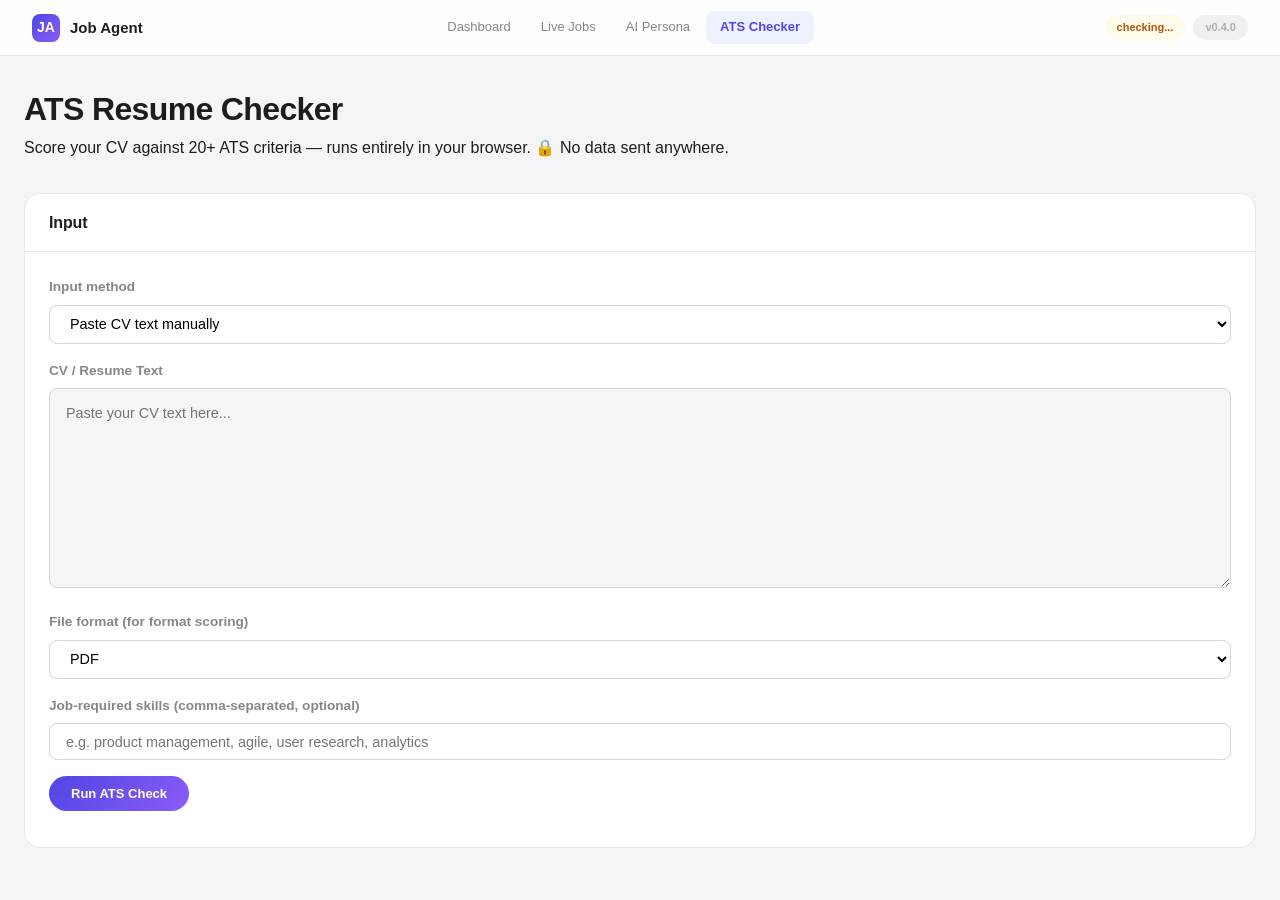
<file: dashboard/ats-checker.html>
<!DOCTYPE html>
<html lang="en">
<head>
<meta charset="UTF-8">
<meta name="viewport" content="width=device-width, initial-scale=1.0">
<meta http-equiv="Content-Security-Policy" content="default-src 'self'; script-src 'self' 'unsafe-inline'; style-src 'self' 'unsafe-inline'; img-src 'self' data:; connect-src 'self';">
<title>ATS Resume Checker — Job Agent Dashboard</title>
<link rel="stylesheet" href="style.css">
<style>
.ats-header { margin-bottom:2rem; }
.gauge-wrap { display:flex; gap:1.5rem; flex-wrap:wrap; margin:1.5rem 0; }
.gauge { flex:1; min-width:140px; background:var(--surface); border:1px solid var(--border); border-radius:var(--radius); padding:1rem; text-align:center; }
.gauge-value { font-size:2.5rem; font-weight:800; }
.gauge-label { font-size:0.75rem; font-weight:600; text-transform:uppercase; letter-spacing:0.06em; margin-top:0.25rem; color:var(--text-secondary); }
.score-low { background:#fee2e2; color:#991b1b; }
.score-mid { background:#fef3c7; color:#92400e; }
.score-high { background:#dcfce7; color:#166534; }

.criterion { display:flex; align-items:center; gap:0.75rem; padding:0.5rem 0; border-bottom:1px solid var(--border); }
.criterion:last-child { border-bottom:none; }
.criterion-icon { width:24px; text-align:center; font-size:1.1rem; }
.criterion-name { flex:1; font-weight:500; font-size:0.9rem; }
.criterion-detail { font-size:0.8rem; color:var(--text-secondary); flex:2; }
.criterion-score { font-weight:700; font-size:0.9rem; min-width:3rem; text-align:right; }

.suggestion { border-left:4px solid var(--primary); padding:0.5rem 1rem; margin:0.5rem 0; font-size:0.9rem; background:var(--primary-light); border-radius:0 var(--radius-sm) var(--radius-sm) 0; }
textarea { width:100%; min-height:200px; border:1px solid var(--border-strong); border-radius:var(--radius-sm); padding:1rem; font-family:inherit; font-size:0.9rem; resize:vertical; box-sizing:border-box; background:var(--bg); }
textarea:focus { outline:none; border-color:var(--primary); box-shadow:0 0 0 3px var(--primary-light); }
.input-group { margin-bottom:1rem; }
.input-group label { display:block; font-weight:600; font-size:0.85rem; margin-bottom:0.4rem; color:var(--text-secondary); }
.input-group input, .input-group select { border:1px solid var(--border-strong); border-radius:var(--radius-sm); padding:0.6rem 1rem; font-family:inherit; font-size:0.9rem; width:100%; box-sizing:border-box; background:var(--surface); }
.input-group input:focus, .input-group select:focus { outline:none; border-color:var(--primary); box-shadow:0 0 0 3px var(--primary-light); }
</style>
</head>
<body>
<nav class="navbar">
  <div class="nav-brand">
    <span class="nav-logo">JA</span>
    <span>Job Agent</span>
  </div>
  <div class="nav-links">
    <a href="/dashboard/" class="nav-link">Dashboard</a>
    <a href="/dashboard/live-jobs.html" class="nav-link">Live Jobs</a>
    <a href="/dashboard/persona.html" class="nav-link">AI Persona</a>
    <a href="/dashboard/ats-checker.html" class="nav-link active">ATS Checker</a>
  </div>
  <div class="nav-status">
    <span id="dbStatus" class="status-badge">checking...</span>
    <span class="version-badge">v0.4.0</span>
  </div>
</nav>

<div class="container">
  <div class="ats-header">
    <h1>ATS Resume Checker</h1>
    <p>Score your CV against 20+ ATS criteria — runs entirely in your browser. 🔒 No data sent anywhere.</p>
  </div>

  <div class="card" id="inputCard">
    <div class="card-header"><h2>Input</h2></div>
    <div class="upload-body">
      <div class="input-group">
        <label for="inputMethod">Input method</label>
        <select id="inputMethod" onchange="toggleInputMethod()">
          <option value="manual">Paste CV text manually</option>
          <option value="profile">Use parsed profile from Dashboard</option>
        </select>
      </div>

      <div id="manualInput">
        <div class="input-group">
          <label for="cvText">CV / Resume Text</label>
          <textarea id="cvText" placeholder="Paste your CV text here..."></textarea>
        </div>
        <div class="input-group">
          <label for="fileFormat">File format (for format scoring)</label>
          <select id="fileFormat">
            <option value=".pdf">PDF</option>
            <option value=".docx">DOCX</option>
            <option value=".txt">TXT</option>
          </select>
        </div>
      </div>

      <div id="profileInput" style="display:none;">
        <div class="input-group">
          <label>Stored Profile</label>
          <div id="localProfileInfo" style="font-size:0.9rem;color:var(--text-secondary);">No profile found in browser storage. Parse a CV on the Dashboard first.</div>
        </div>
      </div>

      <div class="input-group">
        <label for="jobSkills">Job-required skills (comma-separated, optional)</label>
        <input type="text" id="jobSkills" placeholder="e.g. product management, agile, user research, analytics">
      </div>

      <button class="btn btn-primary" onclick="runCheck()">Run ATS Check</button>
      <div id="runStatus" style="margin-top:0.75rem;"></div>
    </div>
  </div>

  <div id="results" style="display:none;">
    <div class="card">
      <div class="card-header"><h2>ATS Score</h2></div>
      <div class="upload-body">
        <div class="gauge-wrap">
          <div class="gauge" id="compositeGauge"><div class="gauge-value" id="compositeScore">—</div><div class="gauge-label">Composite</div></div>
          <div class="gauge" id="keywordGauge"><div class="gauge-value" id="keywordScore">—</div><div class="gauge-label">Keyword Match</div></div>
          <div class="gauge" id="formatGauge"><div class="gauge-value" id="formatScore">—</div><div class="gauge-label">Format</div></div>
          <div class="gauge" id="impactGauge"><div class="gauge-value" id="impactScore">—</div><div class="gauge-label">Impact</div></div>
          <div class="gauge" id="completenessGauge"><div class="gauge-value" id="completenessScore">—</div><div class="gauge-label">Completeness</div></div>
        </div>
      </div>
    </div>

    <div class="card">
      <div class="card-header"><h2>Criteria Breakdown</h2></div>
      <div class="upload-body" id="criteriaList"></div>
    </div>

    <div class="card">
      <div class="card-header"><h2>Suggestions</h2></div>
      <div class="upload-body" id="suggestionsList"></div>
    </div>
  </div>
</div>

<script>
function toggleInputMethod() {
  const method = document.getElementById('inputMethod').value;
  document.getElementById('manualInput').style.display = method === 'manual' ? 'block' : 'none';
  document.getElementById('profileInput').style.display = method === 'profile' ? 'block' : 'none';
  if (method === 'profile') {
    const info = document.getElementById('localProfileInfo');
    const saved = localStorage.getItem('ja_profile');
    if (saved) {
      const p = JSON.parse(saved);
      const safeName = (p.full_name || 'Candidate').replace(/</g, '&lt;').replace(/>/g, '&gt;');
      info.innerHTML = `<strong>${safeName}</strong> — ${(p.skills || []).length} skills, ${p.years_experience || 0} years exp.<br><small>🔒 Stored locally</small>`;
    } else {
      info.innerHTML = 'No profile found. Parse a CV on the Dashboard first.';
    }
  }
}

function scoreClass(score) {
  if (score >= 70) return 'score-high';
  if (score >= 40) return 'score-mid';
  return 'score-low';
}

function runCheck() {
  const status = document.getElementById('runStatus');
  status.innerHTML = '<em>Checking...</em>';
  const method = document.getElementById('inputMethod').value;

  let cvText = '';
  let fileExt = '.pdf';

  if (method === 'manual') {
    cvText = document.getElementById('cvText').value;
    fileExt = document.getElementById('fileFormat').value;
  } else {
    const saved = localStorage.getItem('ja_profile');
    if (!saved) {
      status.innerHTML = '<strong style="color:var(--accent-5)">No profile found in browser storage.</strong>';
      return;
    }
    const profile = JSON.parse(saved);
    cvText = profile.raw_text || '';
    fileExt = '.pdf';
  }

  if (!cvText || cvText.trim().length < 50) {
    status.innerHTML = '<strong style="color:var(--accent-5)">CV text too short (min 50 chars).</strong>';
    return;
  }

  const skillsInput = document.getElementById('jobSkills').value;
  const jobSkills = skillsInput ? skillsInput.split(',').map(s => s.trim()).filter(Boolean) : [];

  const result = runAtsCheck(cvText, jobSkills, fileExt);

  document.getElementById('results').style.display = 'block';
  status.innerHTML = '<strong style="color:var(--accent-2)">✓ Check complete (browser-only, no data sent)</strong>';

  const updateGauge = (id, scoreId, value) => {
    document.getElementById(id).className = 'gauge ' + scoreClass(value);
    document.getElementById(scoreId).textContent = Math.round(value);
  };
  updateGauge('compositeGauge', 'compositeScore', result.composite);
  updateGauge('keywordGauge', 'keywordScore', result.keyword_match);
  updateGauge('formatGauge', 'formatScore', result.format_score);
  updateGauge('impactGauge', 'impactScore', result.impact_score);
  updateGauge('completenessGauge', 'completenessScore', result.completeness_score);

  const criteriaList = document.getElementById('criteriaList');
  criteriaList.innerHTML = (result.criteria || []).map(c =>
    `<div class="criterion">
      <span class="criterion-icon">${c.passed ? '✅' : '❌'}</span>
      <span class="criterion-name">${c.name.replace(/_/g, ' ').replace(/\b\w/g, l => l.toUpperCase())}</span>
      <span class="criterion-detail">${c.detail || ''}</span>
      <span class="criterion-score">${Math.round(c.score)}%</span>
    </div>`
  ).join('');

  const suggestionsList = document.getElementById('suggestionsList');
  if (result.suggestions && result.suggestions.length > 0) {
    suggestionsList.innerHTML = result.suggestions.map(s => {
      const div = document.createElement('div');
      div.className = 'suggestion';
      div.textContent = s;
      return div.outerHTML;
    }).join('');
  } else {
    suggestionsList.innerHTML = '<p>No suggestions — your CV looks great!</p>';
  }

  window.scrollTo({ top: document.getElementById('results').offsetTop - 80, behavior: 'smooth' });
}
</script>
<script type="module">
import { runAtsCheck } from './ats-checker.js';
window.runAtsCheck = runAtsCheck;
</script>
</body>
</html>
</file>
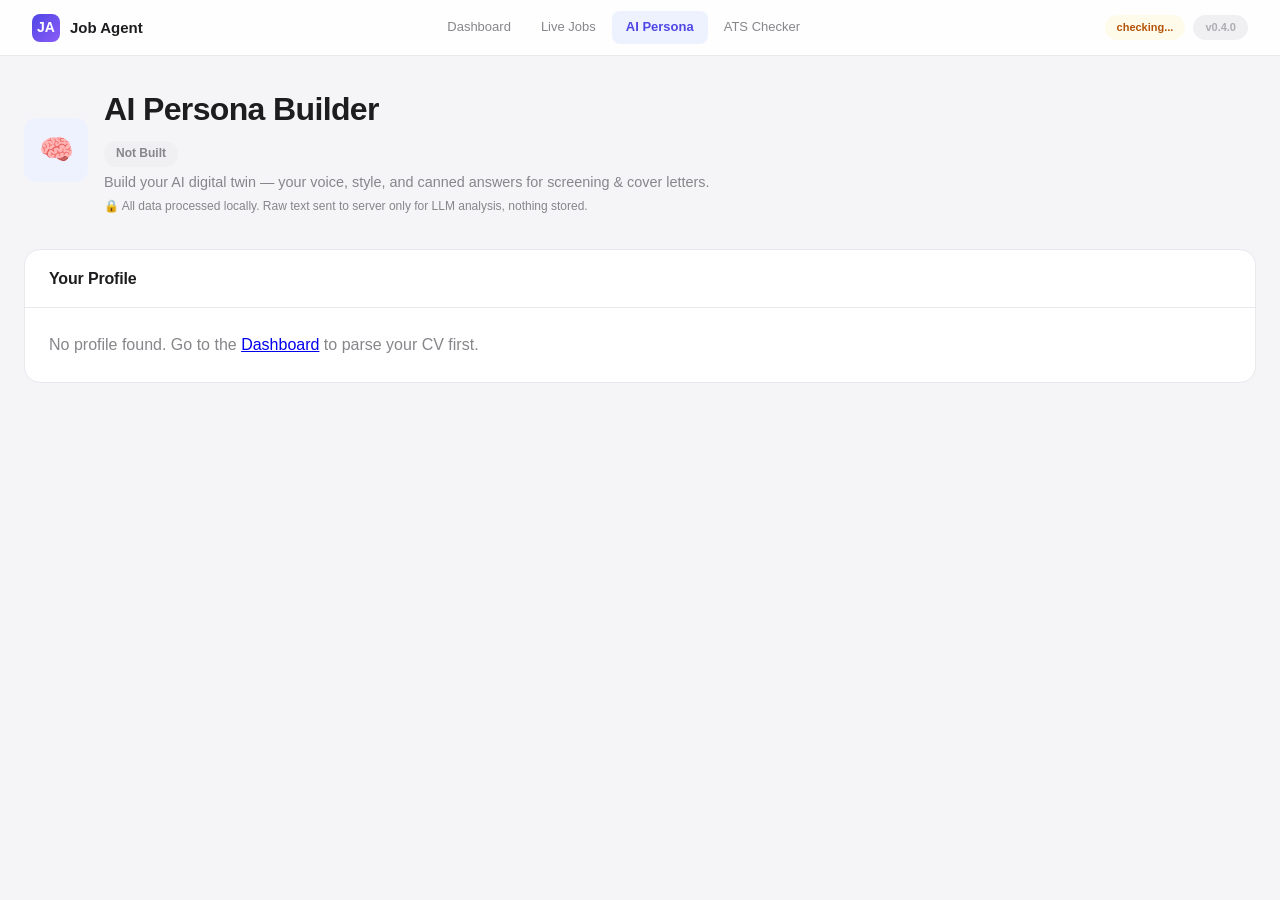
<file: dashboard/persona.html>
<!DOCTYPE html>
<html lang="en">
<head>
<meta charset="UTF-8">
<meta name="viewport" content="width=device-width, initial-scale=1.0">
<meta http-equiv="Content-Security-Policy" content="default-src 'self'; script-src 'self' 'unsafe-inline'; style-src 'self' 'unsafe-inline'; img-src 'self' data:; connect-src 'self';">
<title>AI Persona — Job Agent Dashboard</title>
<link rel="stylesheet" href="style.css">
<style>
.persona-header { display:flex; align-items:center; gap:1rem; margin-bottom:2rem; }
.persona-avatar { width:64px; height:64px; border-radius:12px; display:flex; align-items:center; justify-content:center; font-size:1.75rem; background:var(--primary-light); color:var(--primary); }
.persona-info h1 { margin:0 0 0.25rem; }
.persona-info .persona-tag { display:inline-block; background:var(--surface2); padding:0.2rem 0.75rem; font-size:0.75rem; font-weight:600; border-radius:100px; color:var(--text-secondary); }
.persona-info p { margin:0.25rem 0 0; color:var(--text-secondary); font-size:0.9rem; }

.question-card { background:var(--surface); border:1px solid var(--border); border-radius:var(--radius); padding:1.25rem; margin-bottom:1rem; }
.question-card h3 { margin:0 0 0.5rem; font-size:1rem; font-weight:600; }
.question-card textarea { width:100%; min-height:80px; border:1px solid var(--border-strong); border-radius:var(--radius-sm); padding:0.75rem; font-family:inherit; font-size:0.9rem; resize:vertical; box-sizing:border-box; background:var(--bg); }
.question-card textarea:focus { outline:none; border-color:var(--primary); box-shadow:0 0 0 3px var(--primary-light); }
.question-card .qnum { display:inline-block; background:var(--primary-light); color:var(--primary); padding:0.15rem 0.5rem; font-size:0.75rem; font-weight:700; border-radius:4px; margin-right:0.5rem; }

.key-msg { border-left:4px solid var(--primary); padding:0.75rem 1rem; margin:0.5rem 0; font-style:italic; background:var(--primary-light); border-radius:0 var(--radius-sm) var(--radius-sm) 0; }
.voice-sample { border:1px solid var(--border); border-radius:var(--radius); padding:1rem; margin:1rem 0; background:var(--bg); line-height:1.7; }
.style-badge { display:inline-block; background:var(--primary-light); color:var(--primary); padding:0.3rem 1rem; font-weight:600; border-radius:100px; font-size:0.8rem; }

.qa-pair { border:1px solid var(--border); border-radius:var(--radius-sm); margin:0.75rem 0; overflow:hidden; }
.qa-pair .qa-q { background:var(--surface2); padding:0.75rem 1rem; font-weight:600; border-bottom:1px solid var(--border); }
.qa-pair .qa-a { padding:0.75rem 1rem; }
</style>
</head>
<body>
<nav class="navbar">
  <div class="nav-brand">
    <span class="nav-logo">JA</span>
    <span>Job Agent</span>
  </div>
  <div class="nav-links">
    <a href="/dashboard/" class="nav-link">Dashboard</a>
    <a href="/dashboard/live-jobs.html" class="nav-link">Live Jobs</a>
    <a href="/dashboard/persona.html" class="nav-link active">AI Persona</a>
    <a href="/dashboard/ats-checker.html" class="nav-link">ATS Checker</a>
  </div>
  <div class="nav-status">
    <span id="dbStatus" class="status-badge">checking...</span>
    <span class="version-badge">v0.4.0</span>
  </div>
</nav>

<div class="container">
  <div class="persona-header">
    <div class="persona-avatar">🧠</div>
    <div class="persona-info">
      <h1>AI Persona Builder</h1>
      <div class="persona-tag" id="personaStatusTag">Not Built</div>
      <p>Build your AI digital twin — your voice, style, and canned answers for screening &amp; cover letters. <br><small>🔒 All data processed locally. Raw text sent to server only for LLM analysis, nothing stored.</small></p>
    </div>
  </div>

  <!-- Profile info from localStorage -->
  <div class="card" id="profileInfoCard">
    <div class="card-header"><h2>Your Profile</h2></div>
    <div class="upload-body">
      <div id="localProfileDisplay">
        <p style="color:var(--text-secondary);">No profile found. Go to the <a href="/dashboard/">Dashboard</a> to parse your CV first.</p>
      </div>
    </div>
  </div>

  <!-- Persona display -->
  <div id="personaDisplay" style="display:none;">
    <div class="card">
      <div class="card-header">
        <h2>Voice &amp; Style</h2>
        <button class="btn btn-secondary" onclick="rebuildPersona()">♻ Rebuild</button>
      </div>
      <div class="upload-body">
        <p><span class="style-badge" id="commStyle">—</span> <span id="toneDesc" style="margin-left:0.5rem;"></span></p>
        <h3 style="margin-top:1.5rem;">Key Messages</h3>
        <div id="keyMessages"></div>
        <h3 style="margin-top:1.5rem;">Voice Sample</h3>
        <div class="voice-sample" id="voiceSample"></div>
      </div>
    </div>

    <div class="card">
      <div class="card-header"><h2>Screening Q&amp;A</h2></div>
      <div class="upload-body" id="qaList"></div>
    </div>
  </div>

  <!-- Onboarding Q&A form -->
  <div id="onboardingForm" style="display:none;">
    <div class="card">
      <div class="card-header"><h2>Onboarding Questions</h2></div>
      <div class="upload-body">
        <p style="margin-bottom:1rem;">Answer these questions to build your AI persona. Your answers + CV text are sent to the LLM for analysis. Nothing is stored on the server.</p>
        <div id="questionsContainer"></div>
        <button class="btn btn-primary" onclick="submitAnswers()" style="margin-top:1rem;">Build Persona</button>
        <div id="buildStatus" style="margin-top:1rem;"></div>
      </div>
    </div>
  </div>
</div>

<script>
const PERSONA_API = '/api/persona';

function escapeHtmlPersona(str) {
  if (!str) return '';
  const div = document.createElement('div');
  div.textContent = str;
  return div.innerHTML;
}

async function fetchJson(url, opts = {}) {
  const r = await fetch(url, opts);
  if (!r.ok) { const e = await r.text(); throw new Error(e); }
  return r.json();
}

function loadLocalProfile() {
  const saved = localStorage.getItem('ja_profile');
  const display = document.getElementById('localProfileDisplay');
  if (saved) {
    const p = JSON.parse(saved);
    display.innerHTML = `
      <p><strong>${escapeHtmlPersona(p.full_name || 'Candidate')}</strong>
      ${p.email ? ' · ' + escapeHtmlPersona(p.email) : ''}
      ${p.seniority ? ' · ' + escapeHtmlPersona(p.seniority) : ''}
      ${p.years_experience ? ' · ' + escapeHtmlPersona(String(p.years_experience)) + ' years' : ''}</p>
      <p style="font-size:0.85rem;color:var(--text-secondary);margin-top:4px;">
        ${(p.skills || []).length} skills · ${(p.experiences || []).length} roles
        <br><small>🔒 Stored in browser localStorage only</small>
      </p>`;
    return p;
  }
  display.innerHTML = '<p style="color:var(--text-secondary);">No profile found. Go to the <a href="/dashboard/">Dashboard</a> to parse your CV first.</p>';
  return null;
}

async function loadPersona() {
  const profile = loadLocalProfile();
  if (!profile) return;

  const display = document.getElementById('personaDisplay');
  const form = document.getElementById('onboardingForm');
  const status = document.getElementById('personaStatusTag');

  const savedPersona = localStorage.getItem('ja_persona');
  if (savedPersona) {
    try {
      const data = JSON.parse(savedPersona);
      display.style.display = 'block';
      form.style.display = 'none';
      status.textContent = 'Built';
      status.style.background = 'var(--accent-2)';
      document.getElementById('commStyle').textContent = (data.communication_style || '').toUpperCase();
      document.getElementById('toneDesc').textContent = data.tone_description || '';
      document.getElementById('voiceSample').textContent = data.voice_sample || 'No voice sample.';
      document.getElementById('keyMessages').innerHTML = (data.key_messages || []).map(m => `<div class="key-msg">"${escapeHtmlPersona(m)}"</div>`).join('');

      const qaDiv = document.getElementById('qaList');
      const answers = data.screening_answers || {};
      const keys = Object.keys(answers);
      if (keys.length === 0) {
        qaDiv.innerHTML = '<p>No Q&amp;A yet.</p>';
      } else {
        qaDiv.innerHTML = keys.map(k =>
          `<div class="qa-pair"><div class="qa-q">${escapeHtmlPersona(k)}</div><div class="qa-a">${escapeHtmlPersona(answers[k])}</div></div>`
        ).join('');
      }
      return;
    } catch (e) {}
  }

  display.style.display = 'none';
  form.style.display = 'block';
  status.textContent = 'Not Built';
  status.style.background = '';
  loadQuestions();
}

async function loadQuestions() {
  try {
    const data = await fetchJson(`${PERSONA_API}/questions`);
    const container = document.getElementById('questionsContainer');
    container.innerHTML = data.questions.map((q, i) =>
      `<div class="question-card">
        <h3><span class="qnum">Q${i + 1}</span>${escapeHtmlPersona(q)}</h3>
        <textarea id="q${i}" placeholder="Type your answer..." rows="3"></textarea>
      </div>`
    ).join('');
  } catch (e) {
    console.error('Failed to load questions:', e);
  }
}

async function submitAnswers() {
  const profile = loadLocalProfile();
  if (!profile) { alert('No profile found. Parse a CV on the Dashboard first.'); return; }

  const total = document.querySelectorAll('.question-card').length;
  const answers = [];
  for (let i = 0; i < total; i++) {
    const ta = document.getElementById(`q${i}`);
    if (ta && ta.value.trim()) {
      const qCard = ta.closest('.question-card');
      const qText = qCard.querySelector('h3').textContent.replace(/^Q\d+/, '').trim();
      answers.push({ question: qText, answer: ta.value.trim() });
    }
  }
  if (answers.length < 3) { alert('Please answer at least 3 questions.'); return; }

  const status = document.getElementById('buildStatus');
    status.innerHTML = '<em>Building persona via LLM analysis... may take 10-30s.</em>';

  try {
    const result = await fetchJson(`${PERSONA_API}/build`, {
      method: 'POST',
      headers: { 'Content-Type': 'application/json' },
      body: JSON.stringify({
        name: profile.full_name || 'Candidate',
        raw_text: profile.raw_text || '',
        skills: (profile.skills || []).map(s => typeof s === 'string' ? s : s.name),
        experiences: (profile.experiences || []).map(e => ({
          title: e.title, company: e.company,
          description: e.description,
          start_date: e.start_date, end_date: e.end_date,
        })),
        education: (profile.education || []).map(e => ({
          institution: e.institution || e.school,
          degree: e.degree, field: e.field,
        })),
        years_experience: profile.years_experience || 0,
        seniority: profile.seniority || 'mid',
        answers,
      }),
    });

    localStorage.setItem('ja_persona', JSON.stringify(result));
    status.innerHTML = '<strong style="color:var(--accent-2)">✓ Persona built successfully! Stored in browser only.</strong>';
    loadPersona();
  } catch (e) {
    status.innerHTML = `<strong style="color:var(--accent-5)">✗ Error: ${e.message}</strong>`;
  }
}

async function rebuildPersona() {
  const saved = localStorage.getItem('ja_persona');
  if (!saved) return;
  if (!confirm('Rebuild persona from saved Q&A answers? This will overwrite current persona.')) return;

  const profile = loadLocalProfile();
  if (!profile) return;

  const status = document.getElementById('buildStatus');
    status.innerHTML = '<em>Rebuilding persona...</em>';

  try {
    const data = JSON.parse(saved);
    const answers = [];
    if (data.screening_answers) {
      for (const [question, answer] of Object.entries(data.screening_answers)) {
        answers.push({ question, answer });
      }
    }

    if (answers.length === 0) {
      const questionCards = document.querySelectorAll('.question-card');
      if (questionCards.length > 0) {
        for (let i = 0; i < questionCards.length; i++) {
          const ta = document.getElementById(`q${i}`);
          if (ta && ta.value.trim()) {
            const qCard = questionCards[i];
            const qText = qCard.querySelector('h3').textContent.replace(/^Q\d+/, '').trim();
            answers.push({ question: qText, answer: ta.value.trim() });
          }
        }
      }
    }

    if (answers.length < 3) { alert('Need at least 3 Q&A pairs to rebuild.'); return; }

    const result = await fetchJson(`${PERSONA_API}/build`, {
      method: 'POST',
      headers: { 'Content-Type': 'application/json' },
      body: JSON.stringify({
        name: profile.full_name || 'Candidate',
        raw_text: profile.raw_text || '',
        skills: (profile.skills || []).map(s => typeof s === 'string' ? s : s.name),
        experiences: (profile.experiences || []).map(e => ({
          title: e.title, company: e.company,
          description: e.description,
          start_date: e.start_date, end_date: e.end_date,
        })),
        education: (profile.education || []).map(e => ({
          institution: e.institution || e.school,
          degree: e.degree, field: e.field,
        })),
        years_experience: profile.years_experience || 0,
        seniority: profile.seniority || 'mid',
        answers,
      }),
    });

    localStorage.setItem('ja_persona', JSON.stringify(result));
    status.innerHTML = '<strong style="color:var(--accent-2)">✓ Persona rebuilt!</strong>';
    loadPersona();
  } catch (e) {
    status.innerHTML = `<strong style="color:var(--accent-5)">✗ Error: ${e.message}</strong>`;
  }
}

loadLocalProfile();
loadPersona();
</script>
</body>
</html>
</file>
<file: dashboard/style.css>
/* ─── Job Agent Dashboard — Gamma-Inspired Theme ─────────────────────────── */
/* PP Mori-esque geometric modern + blue/pink gradient aesthetic             */

@import url('https://fonts.googleapis.com/css2?family=Inter:wght@400;500;600;700&family=Outfit:wght@500;600;700;800&display=swap');

:root {
  --bg: #f5f5f7;
  --surface: #ffffff;
  --surface2: #f0f0f2;
  --border: #e8e8ed;
  --border-strong: #d4d4d9;
  --text: #1d1d1f;
  --text-secondary: #86868b;
  --text-muted: #aeaeb2;

  --gradient-start: #4f46e5;
  --gradient-mid: #6366f1;
  --gradient-end: #8b5cf6;
  --gradient-accent: linear-gradient(135deg, #4f46e5, #8b5cf6);
  --gradient-hero: linear-gradient(135deg, #4f46e5 0%, #7c3aed 50%, #ec4899 100%);

  --primary: #4f46e5;
  --primary-hover: #4338ca;
  --primary-dark: #3730a3;
  --primary-light: #eef2ff;
  --primary-subtle: #e0e7ff;

  --pink: #ec4899;
  --pink-light: #fdf2f8;

  --accent-green: #10b981;
  --accent-green-bg: #ecfdf5;
  --accent-red: #ef4444;
  --accent-red-bg: #fef2f2;
  --accent-amber: #f59e0b;
  --accent-amber-bg: #fffbeb;
  --accent-blue: #3b82f6;
  --accent-blue-bg: #eff6ff;
  --accent-purple: #8b5cf6;
  --accent-purple-bg: #f5f3ff;

  --green: var(--accent-green);
  --red: var(--accent-red);
  --amber: var(--accent-amber);
  --blue: var(--accent-blue);
  --purple: var(--accent-purple);
  --text-dim: var(--text-secondary);
  --accent-1: var(--primary);
  --accent-2: var(--accent-green);
  --accent-5: var(--accent-red);

  --shadow-sm: 0 1px 3px rgba(0,0,0,0.04);
  --shadow: 0 2px 8px rgba(0,0,0,0.06);
  --shadow-md: 0 4px 16px rgba(0,0,0,0.08);
  --shadow-lg: 0 8px 32px rgba(0,0,0,0.1);
  --radius-sm: 8px;
  --radius: 12px;
  --radius-lg: 16px;
  --radius-xl: 24px;
  --nav-height: 56px;
  --max-width: 1280px;
}

* { margin: 0; padding: 0; box-sizing: border-box; }

body {
  font-family: 'Inter', -apple-system, BlinkMacSystemFont, sans-serif;
  background: var(--bg);
  color: var(--text);
  line-height: 1.6;
  min-height: 100vh;
  -webkit-font-smoothing: antialiased;
}

h1, h2, h3, h4 {
  font-family: 'Outfit', sans-serif;
  font-weight: 700;
  letter-spacing: -0.02em;
}

/* ─── Navbar ─────────────────────────────────────────────────────────────── */
.navbar {
  display: flex;
  align-items: center;
  justify-content: space-between;
  padding: 0 32px;
  height: var(--nav-height);
  background: rgba(255,255,255,0.85);
  backdrop-filter: blur(16px) saturate(1.8);
  -webkit-backdrop-filter: blur(16px) saturate(1.8);
  border-bottom: 1px solid var(--border);
  position: sticky;
  top: 0;
  z-index: 100;
}

.nav-brand {
  display: flex;
  align-items: center;
  gap: 10px;
  font-size: 15px;
  font-weight: 700;
  color: var(--text);
  flex-shrink: 0;
  font-family: 'Outfit', sans-serif;
}

.nav-logo {
  width: 28px;
  height: 28px;
  border-radius: 8px;
  background: var(--gradient-accent);
  display: flex;
  align-items: center;
  justify-content: center;
  font-size: 14px;
  color: #fff;
  font-weight: 700;
}

.nav-links {
  display: flex;
  align-items: center;
  gap: 2px;
}

.nav-link {
  color: var(--text-secondary);
  text-decoration: none;
  font-size: 13px;
  font-weight: 500;
  padding: 6px 14px;
  border-radius: var(--radius-sm);
  transition: all 0.15s ease;
}

.nav-link:hover {
  color: var(--text);
  background: var(--surface2);
}

.nav-link.active {
  color: var(--primary);
  background: var(--primary-light);
  font-weight: 600;
}

.nav-status {
  display: flex;
  align-items: center;
  gap: 8px;
  flex-shrink: 0;
}

.status-badge, .version-badge {
  padding: 4px 12px;
  font-size: 11px;
  font-weight: 600;
  border-radius: 100px;
}

.status-badge {
  background: var(--accent-amber-bg);
  color: #b45309;
}

.status-badge.connected { background: var(--accent-green-bg); color: #047857; }
.status-badge.disconnected { background: var(--accent-red-bg); color: #b91c1c; }

.version-badge {
  background: var(--surface2);
  color: var(--text-muted);
}

/* ─── Layout ─────────────────────────────────────────────────────────────── */
.container {
  max-width: var(--max-width);
  margin: 0 auto;
  padding: 28px 24px;
}

.row {
  display: grid;
  grid-template-columns: 1fr 360px;
  gap: 24px;
  margin-bottom: 24px;
}

@media (max-width: 900px) {
  .row { grid-template-columns: 1fr; }
}

/* ─── Cards ──────────────────────────────────────────────────────────────── */
.card {
  background: var(--surface);
  border: 1px solid var(--border);
  border-radius: var(--radius-lg);
  margin-bottom: 24px;
  overflow: hidden;
  transition: box-shadow 0.25s ease, transform 0.2s ease;
}

.card:hover {
  box-shadow: var(--shadow);
}

.card-header {
  display: flex;
  align-items: center;
  justify-content: space-between;
  padding: 16px 24px;
  border-bottom: 1px solid var(--border);
  flex-wrap: wrap;
  gap: 8px;
}

.card-header h2 {
  font-size: 16px;
  font-weight: 700;
  color: var(--text);
  letter-spacing: -0.01em;
}

.card-subtitle {
  font-size: 13px;
  color: var(--text-secondary);
  font-weight: 400;
}

.card-controls {
  display: flex;
  gap: 8px;
  align-items: center;
}

.card-controls select {
  background: var(--surface);
  color: var(--text);
  border: 1px solid var(--border-strong);
  border-radius: var(--radius-sm);
  padding: 6px 12px;
  font-size: 13px;
  font-weight: 500;
  font-family: inherit;
}

/* ─── Stats Grid ─────────────────────────────────────────────────────────── */
.stats-grid {
  display: grid;
  grid-template-columns: repeat(auto-fill, minmax(180px, 1fr));
  gap: 14px;
  margin-bottom: 28px;
}

.stat-card {
  background: var(--surface);
  border: 1px solid var(--border);
  border-radius: var(--radius);
  padding: 22px 24px;
  transition: box-shadow 0.25s ease, transform 0.2s ease;
}

.stat-card:hover {
  box-shadow: var(--shadow);
  transform: translateY(-3px);
}

.stat-value {
  font-size: 30px;
  font-weight: 800;
  font-family: 'Outfit', sans-serif;
  letter-spacing: -0.03em;
  line-height: 1.1;
  margin-bottom: 4px;
  background: var(--gradient-accent);
  -webkit-background-clip: text;
  -webkit-text-fill-color: transparent;
  background-clip: text;
}

.stat-label {
  font-size: 12px;
  font-weight: 500;
  color: var(--text-secondary);
  text-transform: uppercase;
  letter-spacing: 0.04em;
}

/* ─── Table ──────────────────────────────────────────────────────────────── */
.table-container {
  overflow-x: auto;
}

.data-table {
  width: 100%;
  border-collapse: separate;
  border-spacing: 0;
  font-size: 13px;
  font-family: inherit;
}

.data-table th {
  text-align: left;
  padding: 12px 16px;
  background: transparent;
  color: var(--text-secondary);
  font-weight: 600;
  font-size: 11px;
  text-transform: uppercase;
  letter-spacing: 0.05em;
  border-bottom: 1px solid var(--border);
}

.data-table td {
  padding: 14px 16px;
  border-bottom: 1px solid var(--border);
  font-weight: 400;
}

.data-table tr:last-child td {
  border-bottom: none;
}

.data-table tr:hover td {
  background: var(--primary-light);
}

.loading {
  text-align: center;
  padding: 40px !important;
  color: var(--text-secondary);
  font-weight: 500;
}

/* ─── Status Badges ──────────────────────────────────────────────────────── */
.status-badge-cell {
  display: inline-flex;
  align-items: center;
  gap: 5px;
  padding: 3px 12px;
  font-size: 11px;
  font-weight: 600;
  border-radius: 100px;
}

.status-submitted { background: var(--accent-green-bg); color: #047857; }
.status-matched { background: var(--accent-blue-bg); color: #1d4ed8; }
.status-error { background: var(--accent-red-bg); color: #b91c1c; }
.status-captcha_blocked { background: var(--accent-amber-bg); color: #b45309; }
.status-pending { background: var(--surface2); color: var(--text-secondary); }

/* ─── Charts ─────────────────────────────────────────────────────────────── */
.chart-container {
  padding: 20px 24px;
}

.chart-bar {
  display: flex;
  align-items: center;
  margin-bottom: 12px;
}

.chart-bar-label {
  width: 100px;
  font-size: 12px;
  font-weight: 500;
  color: var(--text-secondary);
  flex-shrink: 0;
}

.chart-bar-track {
  flex: 1;
  height: 28px;
  background: var(--surface2);
  border-radius: 100px;
  overflow: hidden;
}

.chart-bar-fill {
  height: 100%;
  display: flex;
  align-items: center;
  padding-left: 12px;
  font-size: 11px;
  font-weight: 600;
  color: #fff;
  min-width: 30px;
  border-radius: 100px;
  transition: width 0.6s cubic-bezier(0.34, 1.56, 0.64, 1);
  background: var(--gradient-accent);
}

.chart-bar-fill:nth-child(odd) { background: var(--gradient-accent); }
.chart-bar-fill:nth-child(even) { background: linear-gradient(135deg, var(--accent-blue), var(--accent-purple)); }

/* ─── Buttons ────────────────────────────────────────────────────────────── */
.btn {
  display: inline-flex;
  align-items: center;
  justify-content: center;
  gap: 6px;
  padding: 10px 22px;
  border: none;
  border-radius: 100px;
  font-family: inherit;
  font-size: 13px;
  font-weight: 600;
  cursor: pointer;
  transition: all 0.2s ease;
  white-space: nowrap;
}

.btn:hover {
  transform: translateY(-2px);
  box-shadow: var(--shadow);
}

.btn:active {
  transform: translateY(0);
  box-shadow: none;
}

.btn-primary {
  background: var(--gradient-accent);
  color: #fff;
}

.btn-primary:hover {
  box-shadow: 0 4px 14px rgba(79,70,229,0.35);
}

.btn-secondary {
  background: var(--surface2);
  color: var(--text);
}

.btn-secondary:hover {
  background: var(--border);
}

.btn-sm {
  padding: 6px 16px;
  font-size: 12px;
}

.btn-lg {
  padding: 14px 32px;
  font-size: 14px;
}

.btn:disabled {
  opacity: 0.5;
  cursor: not-allowed;
  transform: none !important;
  box-shadow: none !important;
}

.btn-success {
  background: linear-gradient(135deg, var(--accent-green), #059669);
  color: #fff;
}

.btn-success:hover {
  box-shadow: 0 4px 14px rgba(16,185,129,0.35);
}

/* ─── Upload Card ────────────────────────────────────────────────────────── */
.upload-body {
  padding: 24px;
}

.upload-grid {
  display: grid;
  grid-template-columns: 1fr 1fr;
  gap: 16px;
  margin-bottom: 24px;
}

@media (max-width: 700px) {
  .upload-grid { grid-template-columns: 1fr; }
}

.upload-zone-wrapper {
  position: relative;
}

.upload-zone {
  border: 2px dashed var(--border-strong);
  border-radius: var(--radius);
  padding: 36px 24px;
  text-align: center;
  cursor: pointer;
  transition: all 0.2s ease;
  position: relative;
  background: var(--bg);
}

.upload-zone:hover,
.upload-zone.drag-over {
  border-color: var(--primary);
  background: var(--primary-light);
}

.upload-zone.has-file {
  border-style: solid;
  border-color: var(--accent-green);
  background: var(--accent-green-bg);
}

.upload-zone-content {
  position: relative;
  z-index: 1;
}

.upload-icon {
  font-size: 32px;
  margin-bottom: 12px;
  line-height: 1;
}

.upload-title {
  font-size: 14px;
  font-weight: 600;
  margin-bottom: 6px;
  color: var(--text);
}

.upload-hint {
  font-size: 13px;
  color: var(--text-secondary);
  margin-bottom: 4px;
}

.upload-formats {
  font-size: 11px;
  color: var(--text-muted);
}

/* ─── File Chip ──────────────────────────────────────────────────────────── */
.upload-file-info {
  margin-top: 12px;
}

.file-chip {
  display: inline-flex;
  align-items: center;
  gap: 8px;
  background: var(--surface);
  border: 1px solid var(--border);
  border-radius: var(--radius-sm);
  padding: 8px 14px;
  font-size: 13px;
  font-weight: 500;
}

.file-chip-icon {
  font-size: 16px;
  flex-shrink: 0;
}

.file-chip-name {
  max-width: 160px;
  overflow: hidden;
  text-overflow: ellipsis;
  white-space: nowrap;
  font-weight: 600;
}

.file-chip-size {
  color: var(--text-secondary);
  font-size: 11px;
  flex-shrink: 0;
}

.file-chip-remove {
  background: none;
  border: none;
  color: var(--text-muted);
  cursor: pointer;
  font-size: 18px;
  padding: 2px 4px;
  font-weight: 600;
  transition: color 0.1s;
  flex-shrink: 0;
  line-height: 1;
}

.file-chip-remove:hover {
  color: var(--accent-red);
}

/* ─── Upload Actions ─────────────────────────────────────────────────────── */
.upload-actions {
  display: flex;
  gap: 10px;
  flex-wrap: wrap;
}

.upload-result {
  margin-top: 16px;
  padding: 14px 20px;
  font-size: 13px;
  font-weight: 500;
  line-height: 1.5;
  border-radius: var(--radius-sm);
}

.upload-result.success { background: var(--accent-green-bg); color: #047857; }
.upload-result.error { background: var(--accent-red-bg); color: #b91c1c; }
.upload-result.info { background: var(--accent-blue-bg); color: #1d4ed8; }

/* ─── Progress Bar ───────────────────────────────────────────────────────── */
.upload-progress {
  margin-top: 16px;
}

.progress-bar {
  width: 100%;
  height: 8px;
  background: var(--surface2);
  border-radius: 100px;
  overflow: hidden;
}

.progress-fill {
  height: 100%;
  background: var(--gradient-accent);
  width: 0%;
  border-radius: 100px;
  transition: width 0.4s ease;
}

.progress-text {
  margin-top: 8px;
  font-size: 11px;
  font-weight: 500;
  color: var(--text-secondary);
  text-align: center;
}

/* ─── Profile Preview ────────────────────────────────────────────────────── */
.profile-body {
  padding: 0;
}

.profile-header {
  display: flex;
  align-items: flex-start;
  gap: 20px;
  padding: 24px;
  background: var(--primary-light);
  border-bottom: 1px solid var(--border);
  flex-wrap: wrap;
}

.profile-avatar {
  width: 56px;
  height: 56px;
  background: var(--gradient-accent);
  color: #fff;
  display: flex;
  align-items: center;
  justify-content: center;
  font-size: 22px;
  font-weight: 700;
  border-radius: var(--radius);
  flex-shrink: 0;
}

.profile-avatar-inner {
  display: flex;
  align-items: center;
  justify-content: center;
  width: 100%;
  height: 100%;
}

.profile-info {
  flex: 1;
  min-width: 200px;
}

.profile-name {
  font-size: 20px;
  font-weight: 700;
  font-family: 'Outfit', sans-serif;
  margin-bottom: 2px;
  color: var(--text);
}

.profile-email {
  font-size: 13px;
  font-weight: 500;
  color: var(--text-secondary);
  margin-bottom: 8px;
}

.profile-meta {
  display: flex;
  gap: 10px;
  flex-wrap: wrap;
}

.profile-meta-item {
  display: inline-flex;
  align-items: center;
  gap: 4px;
  font-size: 12px;
  font-weight: 500;
  background: var(--surface);
  padding: 4px 12px;
  border: 1px solid var(--border);
  border-radius: var(--radius-sm);
  color: var(--text-secondary);
}

.profile-meta-item strong {
  font-weight: 600;
  color: var(--text);
}

.profile-details {
  padding: 24px;
}

.profile-section {
  margin-bottom: 24px;
}

.profile-section:last-child {
  margin-bottom: 0;
}

.profile-section-title {
  font-size: 12px;
  font-weight: 700;
  color: var(--text-secondary);
  text-transform: uppercase;
  letter-spacing: 0.06em;
  margin-bottom: 12px;
  display: flex;
  align-items: center;
  gap: 6px;
}

.skills-tags {
  display: flex;
  flex-wrap: wrap;
  gap: 8px;
}

.skill-tag {
  display: inline-flex;
  align-items: center;
  gap: 4px;
  padding: 6px 14px;
  font-size: 12px;
  font-weight: 500;
  background: var(--surface2);
  border: 1px solid var(--border);
  border-radius: 100px;
  transition: all 0.15s ease;
}

.skill-tag:hover {
  border-color: var(--primary);
  background: var(--primary-light);
  color: var(--primary);
}

.skill-tag.language { background: var(--primary-light); color: var(--primary); border-color: var(--primary-subtle); }
.skill-tag.framework { background: var(--accent-blue-bg); color: #1d4ed8; border-color: var(--accent-blue-bg); }
.skill-tag.cloud { background: var(--accent-green-bg); color: #047857; border-color: var(--accent-green-bg); }
.skill-tag.database { background: var(--accent-amber-bg); color: #b45309; border-color: var(--accent-amber-bg); }
.skill-tag.tool { background: var(--accent-purple-bg); color: #7c3aed; border-color: var(--accent-purple-bg); }
.skill-tag.soft { background: var(--accent-red-bg); color: #b91c1c; border-color: var(--accent-red-bg); }

.skill-tag-count {
  font-size: 10px;
  opacity: 0.6;
}

.experience-list {
  display: flex;
  flex-direction: column;
  gap: 12px;
}

.experience-item {
  background: var(--surface);
  border: 1px solid var(--border);
  border-radius: var(--radius);
  padding: 16px 20px;
  transition: box-shadow 0.15s ease;
}

.experience-item:hover {
  box-shadow: var(--shadow-sm);
}

.exp-header {
  display: flex;
  align-items: center;
  justify-content: space-between;
  margin-bottom: 6px;
  flex-wrap: wrap;
  gap: 4px;
}

.exp-title {
  font-weight: 700;
  font-family: 'Outfit', sans-serif;
  font-size: 14px;
  color: var(--text);
}

.exp-company {
  font-size: 13px;
  font-weight: 500;
  color: var(--text-secondary);
}

.exp-dates {
  font-size: 11px;
  font-weight: 500;
  color: var(--text-muted);
  background: var(--surface2);
  padding: 2px 10px;
  border-radius: 100px;
}

.exp-desc {
  font-size: 13px;
  color: var(--text-secondary);
  line-height: 1.6;
  margin-top: 8px;
}

/* ─── Cover Letter Preview ──────────────────────────────────────────────── */
.cover-letter-preview {
  margin-top: 16px;
  border: 1px solid var(--border);
  border-radius: var(--radius);
  overflow: hidden;
  background: var(--surface);
}

.cl-preview-header {
  display: flex;
  align-items: center;
  justify-content: space-between;
  padding: 14px 20px;
  background: var(--surface2);
  border-bottom: 1px solid var(--border);
  gap: 8px;
  flex-wrap: wrap;
}

.cl-preview-header span {
  font-size: 13px;
  font-weight: 600;
}

.cl-preview-text {
  padding: 20px;
  margin: 0;
  font-family: 'Georgia', 'Times New Roman', serif;
  font-size: 14px;
  line-height: 1.8;
  color: var(--text);
  white-space: pre-wrap;
  word-wrap: break-word;
  max-height: 400px;
  overflow-y: auto;
}

.cl-preview-truncated {
  padding: 8px 20px 12px;
  font-size: 11px;
  font-weight: 500;
  color: var(--text-muted);
  border-top: 1px solid var(--border);
  text-align: center;
}

.cl-copy-btn {
  flex-shrink: 0;
}

/* ─── Analyze Results ────────────────────────────────────────────────────── */
.analyze-header {
  display: flex;
  align-items: center;
  justify-content: space-between;
  margin-bottom: 12px;
  gap: 8px;
  flex-wrap: wrap;
}

.analyze-title {
  font-size: 14px;
  font-weight: 700;
  color: var(--text);
}

.analyze-badge {
  font-size: 12px;
  padding: 4px 14px;
  font-weight: 600;
  background: var(--primary-light);
  color: var(--primary);
  border-radius: 100px;
}

.analyze-summary {
  display: flex;
  gap: 8px;
  margin-bottom: 12px;
  flex-wrap: wrap;
}

.analyze-pill {
  font-size: 12px;
  padding: 6px 14px;
  font-weight: 500;
  background: var(--surface2);
  border-radius: 100px;
}

.analyze-pill strong {
  font-weight: 700;
}

.analyze-table-wrap {
  overflow-x: auto;
  margin-bottom: 12px;
}

.analyze-table {
  width: 100%;
  border-collapse: separate;
  border-spacing: 0;
  font-size: 13px;
  font-family: inherit;
  border: 1px solid var(--border);
  border-radius: var(--radius-sm);
}

.analyze-table th {
  text-align: left;
  padding: 10px 14px;
  background: transparent;
  color: var(--text-secondary);
  font-weight: 600;
  font-size: 11px;
  text-transform: uppercase;
  letter-spacing: 0.05em;
  border-bottom: 1px solid var(--border);
}

.analyze-table td {
  padding: 10px 14px;
  border-bottom: 1px solid var(--border);
  white-space: nowrap;
  max-width: 160px;
  overflow: hidden;
  text-overflow: ellipsis;
}

.analyze-table tr:last-child td {
  border-bottom: none;
}

.analyze-table tr:hover td {
  background: var(--primary-light);
}

.score-cell {
  font-weight: 700;
}

.overlap-cell {
  font-size: 12px;
  font-weight: 500;
}

.gap-cell {
  font-size: 12px;
  font-weight: 500;
  color: var(--text-secondary);
}

.analyze-actions {
  display: flex;
  gap: 8px;
  flex-wrap: wrap;
  margin-top: 4px;
}

.analyze-empty {
  padding: 24px;
  text-align: center;
  color: var(--text-secondary);
  font-size: 13px;
  font-weight: 500;
}

/* ─── Action Panel ───────────────────────────────────────────────────────── */
.action-panel {
  margin-bottom: 40px;
}

.action-grid {
  display: flex;
  gap: 10px;
  padding: 20px 24px;
  flex-wrap: wrap;
}

.action-result {
  padding: 0 24px 16px;
  font-size: 13px;
  font-weight: 600;
  color: var(--text);
}

/* ─── Animations ─────────────────────────────────────────────────────────── */
@keyframes fadeIn {
  from { opacity: 0; transform: translateY(10px); }
  to { opacity: 1; transform: translateY(0); }
}

@keyframes gradientShift {
  0% { background-position: 0% 50%; }
  50% { background-position: 100% 50%; }
  100% { background-position: 0% 50%; }
}

/* ─── Footer ─────────────────────────────────────────────────────────────── */
.footer {
  text-align: center;
  padding: 32px 24px 40px;
}

.footer-text {
  display: inline-block;
  font-size: 12px;
  font-weight: 500;
  color: var(--text-muted);
  transition: color 0.15s ease;
}

.footer-text:hover {
  color: var(--text-secondary);
}

/* ─── Action Bar (post-parse) ──────────────────────────────────────────── */
.parse-confirm {
  padding: 14px 20px;
  margin-top: 16px;
  font-size: 13px;
  font-weight: 600;
  border-radius: var(--radius-sm);
  background: var(--accent-green-bg);
  color: #047857;
}

.action-bar {
  display: flex;
  gap: 8px;
  margin-top: 14px;
  flex-wrap: wrap;
}

/* ─── Matched Jobs Card ───────────────────────────────────────────────── */
.matched-jobs-body {
  padding: 0;
}

.match-summary {
  font-size: 12px;
  font-weight: 600;
  color: var(--text-secondary);
}

.matched-jobs-table {
  width: 100%;
  border-collapse: separate;
  border-spacing: 0;
  font-size: 13px;
  font-family: inherit;
}

.matched-jobs-table th {
  text-align: left;
  padding: 12px 16px;
  color: var(--text-secondary);
  font-weight: 600;
  font-size: 11px;
  text-transform: uppercase;
  letter-spacing: 0.05em;
  border-bottom: 1px solid var(--border);
}

.matched-jobs-table td {
  padding: 12px 16px;
  border-bottom: 1px solid var(--border);
}

.matched-jobs-table tr:last-child td {
  border-bottom: none;
}

.matched-jobs-table tr:hover td {
  background: var(--primary-light);
}

.matched-jobs-table .match-status-dot {
  display: inline-block;
  width: 8px;
  height: 8px;
  border-radius: 50%;
  margin-right: 6px;
}

.match-skill-overlap {
  font-size: 12px;
  color: var(--accent-green);
  font-weight: 500;
}

.match-skill-gap {
  font-size: 12px;
  color: var(--text-muted);
}

/* ─── Submission Progress ─────────────────────────────────────────────── */
.submission-body {
  padding: 16px 24px;
}

.submission-item {
  display: flex;
  align-items: center;
  gap: 10px;
  padding: 10px 0;
  border-bottom: 1px solid var(--border);
  font-size: 13px;
}

.submission-item:last-child {
  border-bottom: none;
}

.submission-item .sub-spinner {
  width: 18px;
  height: 18px;
  border: 2px solid var(--border);
  border-top-color: var(--primary);
  border-radius: 50%;
  animation: spin 0.7s linear infinite;
  flex-shrink: 0;
}

.submission-item.sub-success .sub-spinner {
  animation: none;
  border-color: var(--accent-green);
  background: var(--accent-green-bg);
  position: relative;
}

.submission-item.sub-success .sub-spinner::after {
  content: "✓";
  position: absolute;
  inset: 0;
  display: flex;
  align-items: center;
  justify-content: center;
  font-size: 11px;
  font-weight: 700;
  color: var(--accent-green);
}

.submission-item.sub-error .sub-spinner {
  animation: none;
  border-color: var(--accent-red);
  background: var(--accent-red-bg);
}

.submission-item.sub-error .sub-spinner::after {
  content: "✕";
  position: absolute;
  inset: 0;
  display: flex;
  align-items: center;
  justify-content: center;
  font-size: 11px;
  font-weight: 700;
  color: var(--accent-red);
}

.submission-item.sub-captcha .sub-spinner {
  animation: none;
  border-color: var(--accent-amber);
  background: var(--accent-amber-bg);
}

.submission-item.sub-captcha .sub-spinner::after {
  content: "🧾";
  position: absolute;
  inset: 0;
  display: flex;
  align-items: center;
  justify-content: center;
  font-size: 11px;
}

.sub-item-title {
  flex: 1;
  font-weight: 500;
}

.sub-item-status {
  font-size: 11px;
  font-weight: 600;
  white-space: nowrap;
}

.sub-item-status.sub-success { color: var(--accent-green); }
.sub-item-status.sub-error { color: var(--accent-red); }
.sub-item-status.sub-captcha { color: var(--accent-amber); }
.sub-item-status.sub-pending { color: var(--text-muted); }

@keyframes spin {
  to { transform: rotate(360deg); }
}

/* ─── Toast Notifications ─────────────────────────────────────────────── */
.toast-container {
  position: fixed;
  top: 72px;
  right: 24px;
  z-index: 9999;
  display: flex;
  flex-direction: column;
  gap: 8px;
  pointer-events: none;
}

.toast {
  display: flex;
  align-items: flex-start;
  gap: 10px;
  padding: 14px 18px;
  border-radius: var(--radius);
  font-size: 13px;
  font-weight: 500;
  line-height: 1.5;
  min-width: 280px;
  max-width: 420px;
  box-shadow: var(--shadow-lg);
  pointer-events: auto;
  animation: toastIn 0.3s ease both;
}

.toast-success {
  background: var(--accent-green-bg);
  color: #047857;
  border: 1px solid #a7f3d0;
}

.toast-error {
  background: var(--accent-red-bg);
  color: #b91c1c;
  border: 1px solid #fecaca;
}

.toast-info {
  background: var(--accent-blue-bg);
  color: #1d4ed8;
  border: 1px solid #bfdbfe;
}

.toast-warning {
  background: var(--accent-amber-bg);
  color: #b45309;
  border: 1px solid #fde68a;
}

.toast-dismiss {
  background: none;
  border: none;
  font-size: 16px;
  cursor: pointer;
  padding: 0 2px;
  flex-shrink: 0;
  opacity: 0.5;
  line-height: 1;
  color: inherit;
}

.toast-dismiss:hover {
  opacity: 1;
}

@keyframes toastIn {
  from { opacity: 0; transform: translateX(40px); }
  to { opacity: 1; transform: translateX(0); }
}

@keyframes toastOut {
  from { opacity: 1; transform: translateX(0); }
  to { opacity: 0; transform: translateX(40px); }
}

/* ─── Modal ───────────────────────────────────────────────────────────── */
.modal-overlay {
  position: fixed;
  inset: 0;
  background: rgba(0,0,0,0.4);
  backdrop-filter: blur(4px);
  z-index: 10000;
  display: flex;
  align-items: center;
  justify-content: center;
  animation: fadeIn 0.2s ease;
}

.modal-content {
  background: var(--surface);
  border-radius: var(--radius-lg);
  width: 90%;
  max-width: 640px;
  max-height: 85vh;
  overflow-y: auto;
  box-shadow: var(--shadow-lg);
  animation: modalIn 0.25s ease;
}

@keyframes modalIn {
  from { opacity: 0; transform: scale(0.95) translateY(10px); }
  to { opacity: 1; transform: scale(1) translateY(0); }
}

.modal-header {
  display: flex;
  align-items: center;
  justify-content: space-between;
  padding: 20px 24px;
  border-bottom: 1px solid var(--border);
}

.modal-header h2 {
  font-size: 18px;
  font-weight: 700;
}

.modal-close {
  background: none;
  border: none;
  font-size: 20px;
  cursor: pointer;
  color: var(--text-muted);
  padding: 4px;
  line-height: 1;
}

.modal-close:hover { color: var(--text); }

.modal-body {
  padding: 24px;
}

/* Modal detail rows */
.modal-detail-row {
  display: flex;
  gap: 8px;
  margin-bottom: 14px;
  font-size: 14px;
}

.modal-detail-label {
  font-weight: 600;
  min-width: 100px;
  color: var(--text-secondary);
  flex-shrink: 0;
}

.modal-detail-value {
  color: var(--text);
  flex: 1;
}

.modal-section-title {
  font-size: 13px;
  font-weight: 700;
  color: var(--text-secondary);
  text-transform: uppercase;
  letter-spacing: 0.05em;
  margin: 20px 0 12px;
  padding-top: 16px;
  border-top: 1px solid var(--border);
}

.modal-cover-letter {
  background: var(--bg);
  border: 1px solid var(--border);
  border-radius: var(--radius-sm);
  padding: 16px;
  font-family: Georgia, serif;
  font-size: 14px;
  line-height: 1.8;
  white-space: pre-wrap;
  max-height: 300px;
  overflow-y: auto;
}

/* Action buttons in table */
.btn-action-retry {
  color: var(--accent-amber);
  font-size: 11px;
  padding: 3px 10px;
  border-radius: 100px;
  background: var(--accent-amber-bg);
  border: none;
  cursor: pointer;
  font-weight: 600;
  font-family: inherit;
}

.btn-action-retry:hover {
  background: #fde68a;
}

.btn-action-detail {
  color: var(--primary);
  font-size: 11px;
  padding: 3px 10px;
  border-radius: 100px;
  background: var(--primary-light);
  border: none;
  cursor: pointer;
  font-weight: 600;
  font-family: inherit;
  margin-left: 4px;
}

.btn-action-detail:hover {
  background: var(--primary-subtle);
}

.card, .stat-card { animation: fadeIn 0.4s ease both; }
.stat-card:nth-child(2) { animation-delay: 0.05s; }
.stat-card:nth-child(3) { animation-delay: 0.1s; }
.stat-card:nth-child(4) { animation-delay: 0.15s; }
.stat-card:nth-child(5) { animation-delay: 0.2s; }
.stat-card:nth-child(6) { animation-delay: 0.25s; }

/* ─── Responsive ─────────────────────────────────────────────────────────── */
@media (max-width: 768px) {
  .navbar { padding: 0 16px; }
  .container { padding: 20px 16px; }
  .nav-links { gap: 0; }
  .nav-link { padding: 6px 10px; font-size: 12px; }
  .stats-grid { grid-template-columns: repeat(2, 1fr); gap: 12px; }
  .stat-card { padding: 16px; }
  .stat-value { font-size: 24px; }
  .card-header { padding: 14px 16px; }
  .upload-body { padding: 16px; }
  .profile-header { padding: 16px; }
  .profile-details { padding: 16px; }
}
</file>
